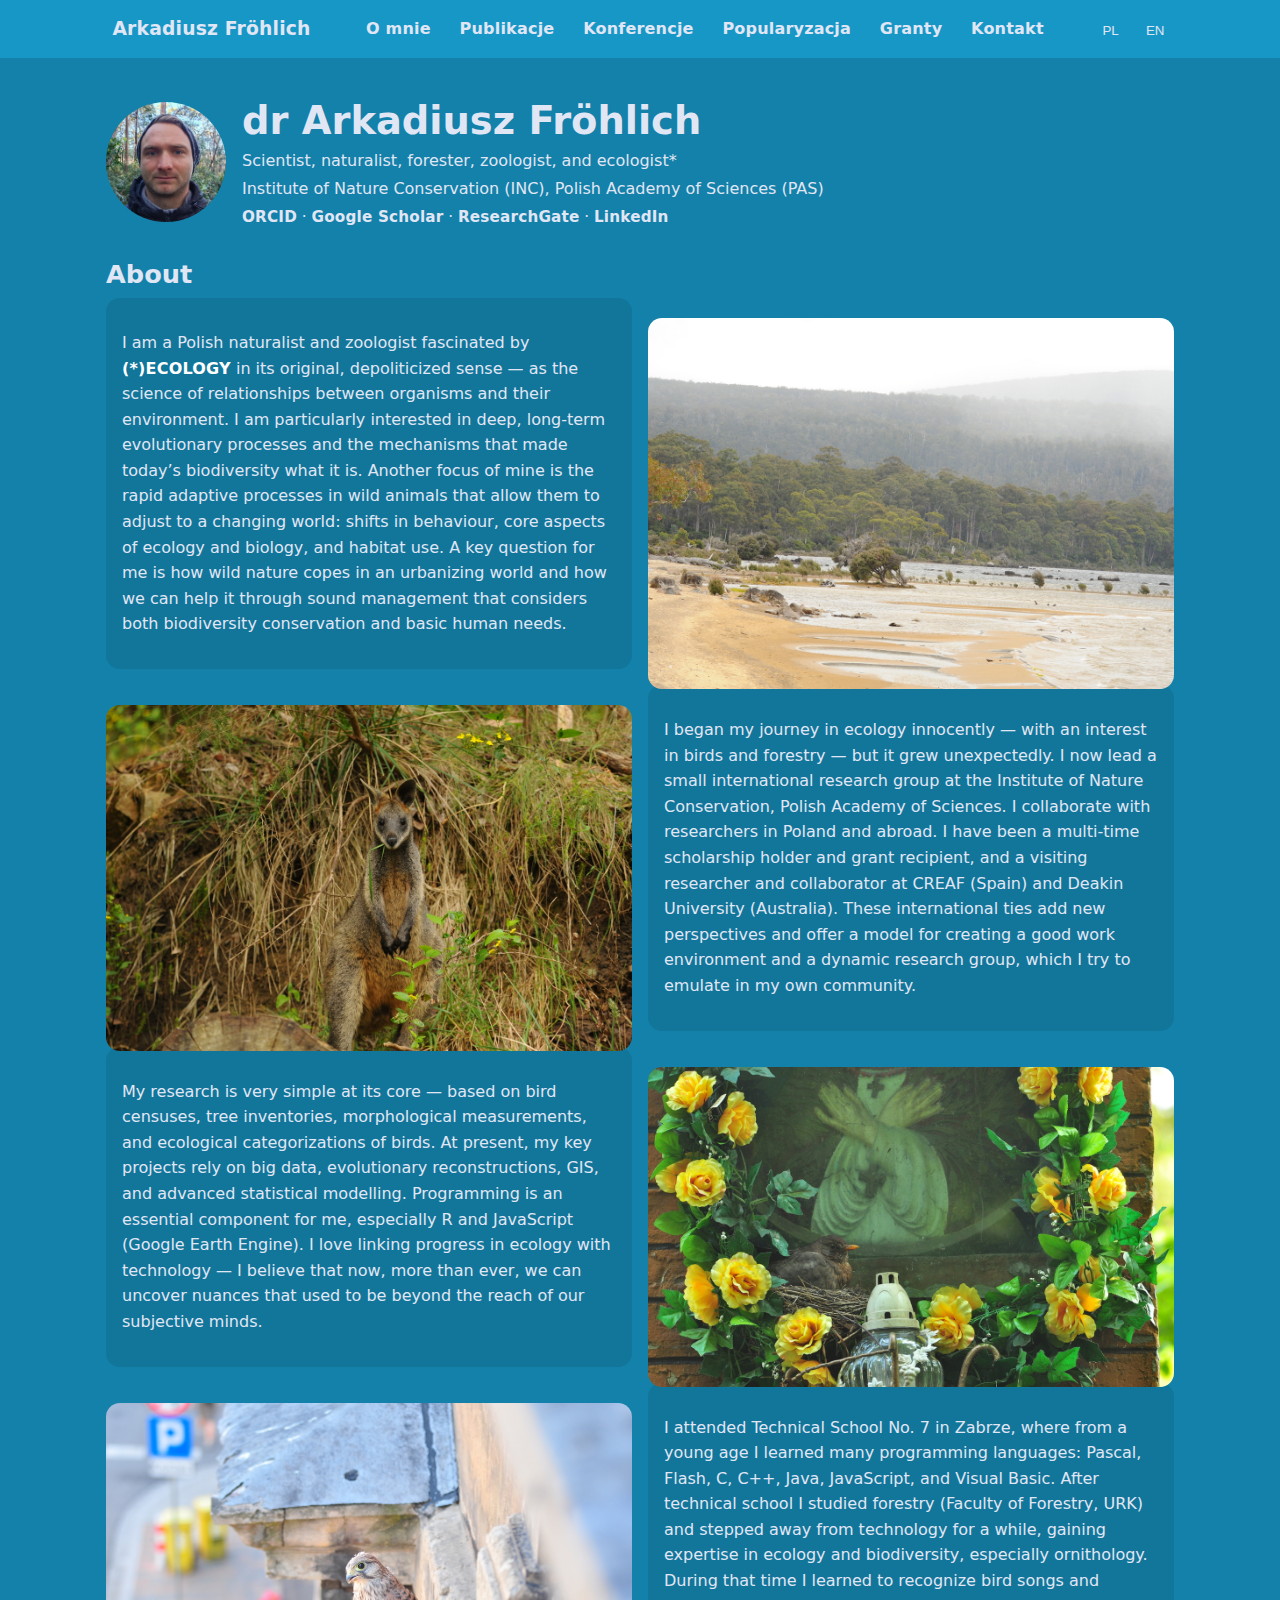
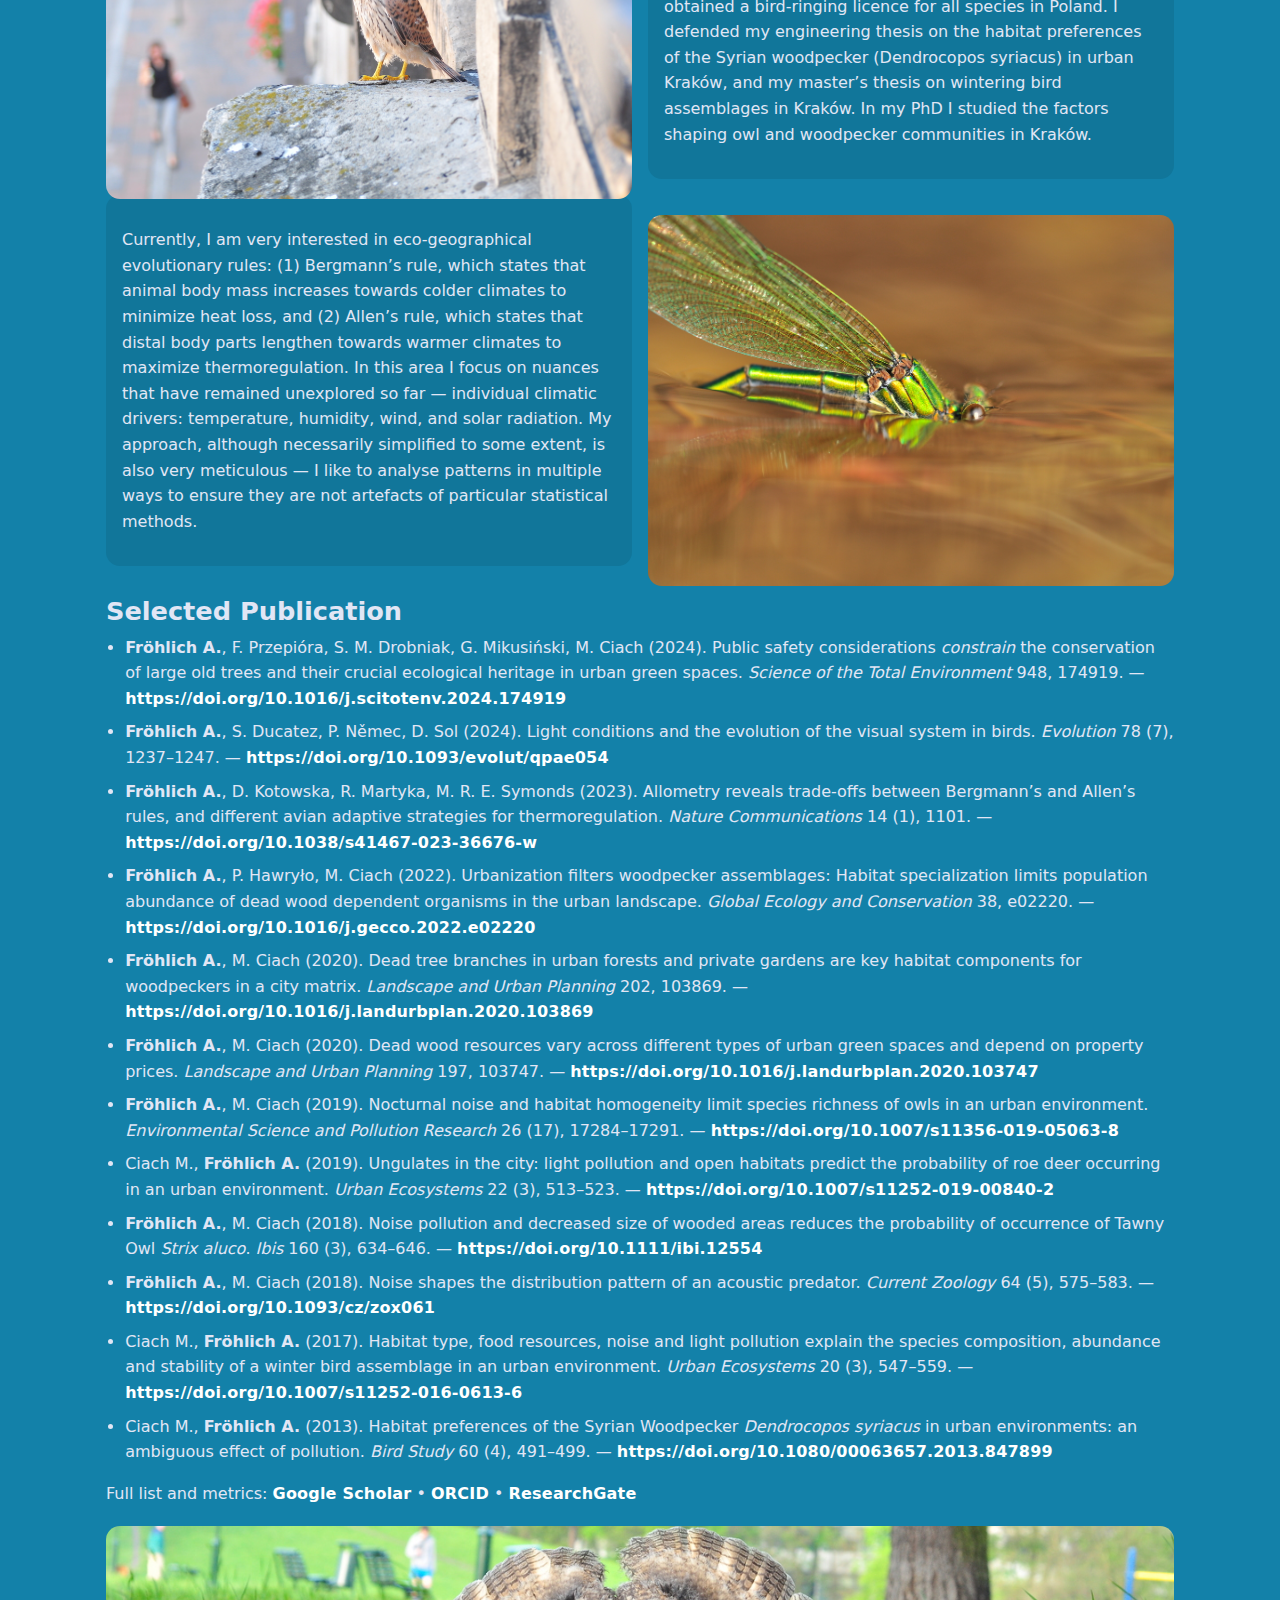
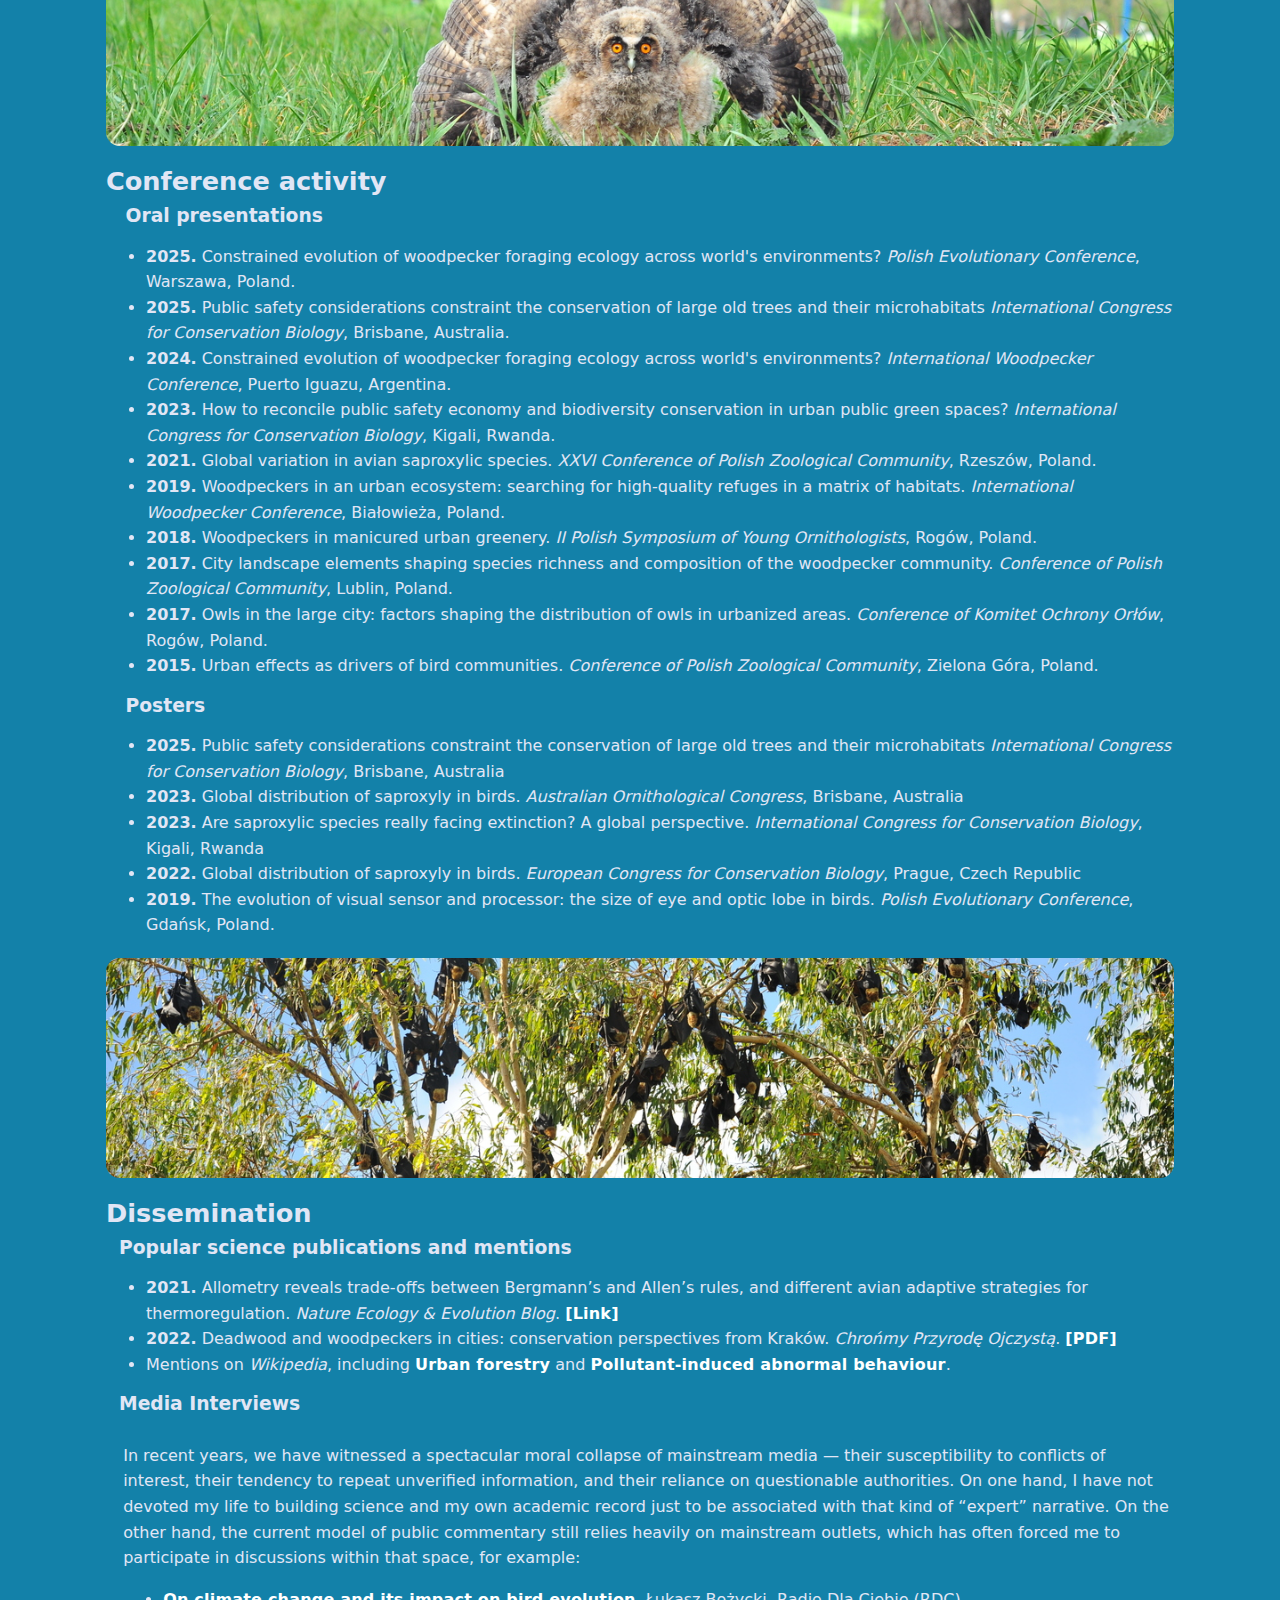
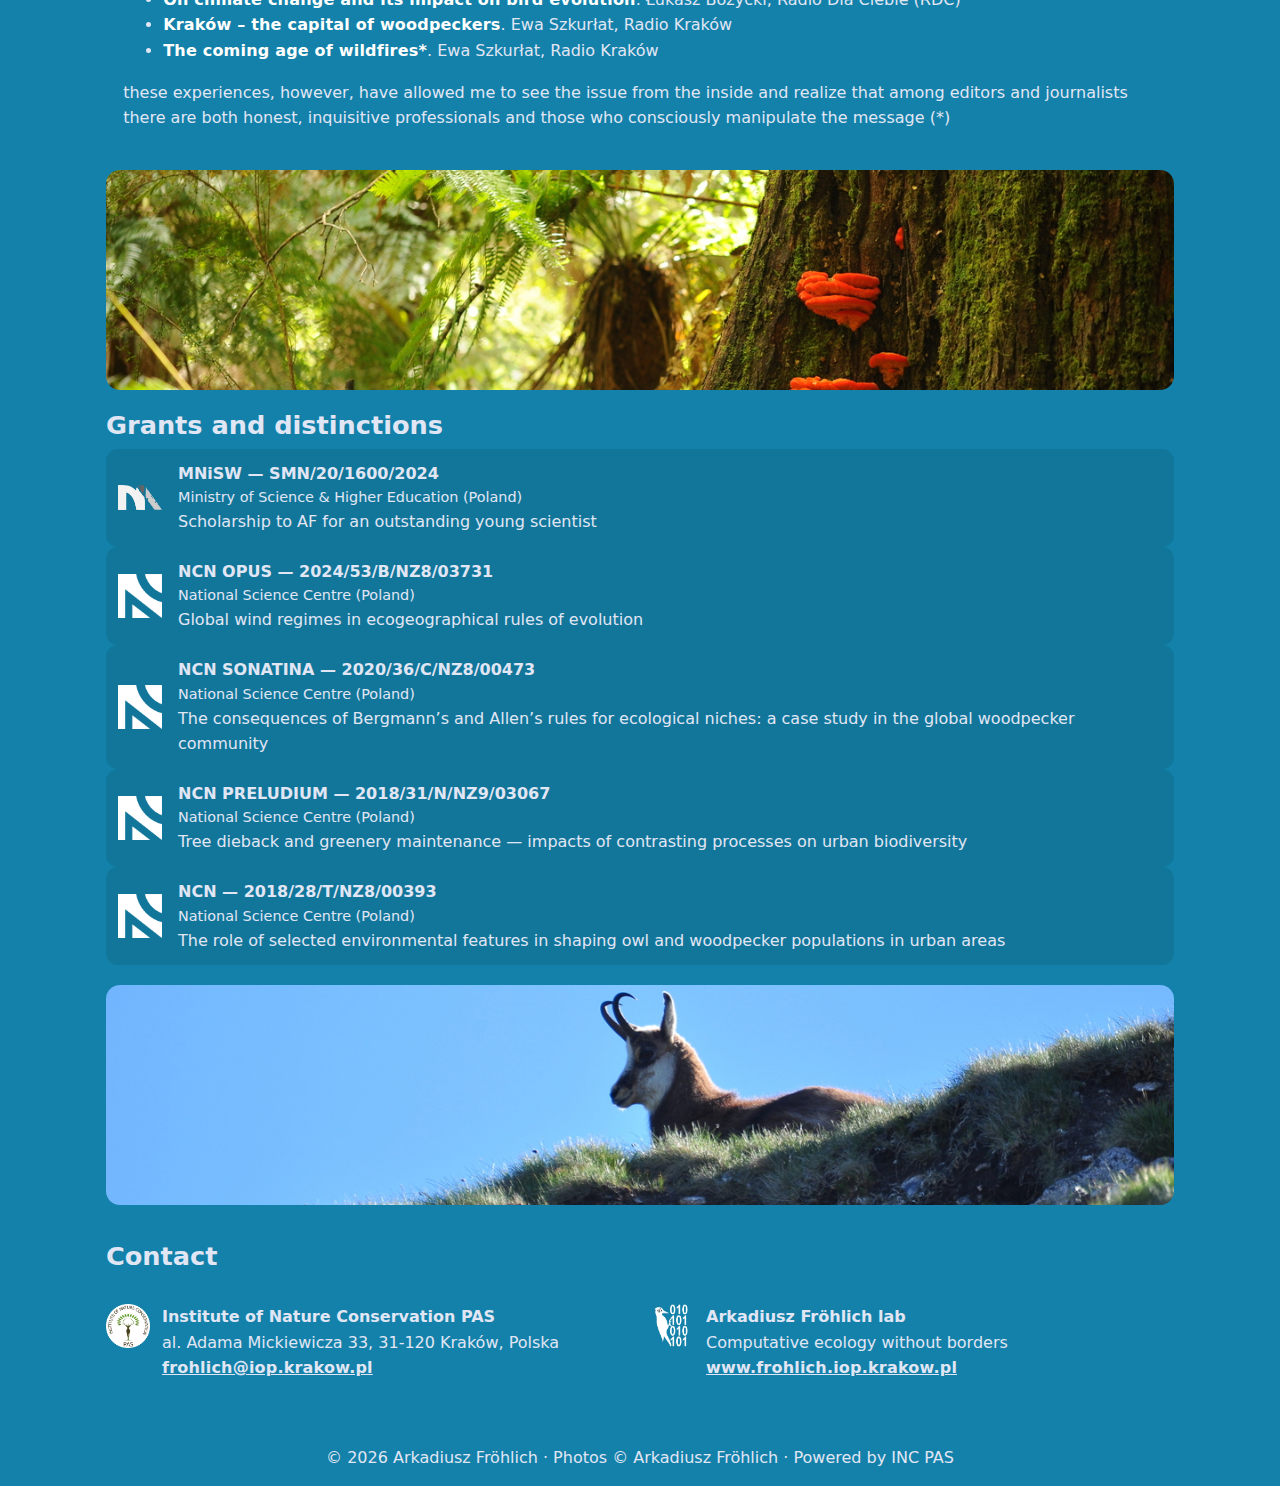
<file: profile/index.html>
<!doctype html>
<html lang="pl">
<head>
  <meta charset="utf-8" />
  <meta name="viewport" content="width=device-width, initial-scale=1" />
  <title>Arkadiusz Fröhlich – Profil</title>
  <meta name="description" content="Wizytówka / Card of Arkadiusz (Arek) Fröhlich" />
  <link rel="stylesheet" href="style.css" />
</head>
<body>
  <a class="skip-link" href="#home">Przejdź do treści</a>

  <!-- TOP BAR -->
  <div class="bar" role="navigation">
    <header>
      <nav aria-label="Primary">
        <a href="#home" class="brand"><h3>Arkadiusz Fröhlich</h3></a>
        <a href="#about">O mnie</a>
        <a href="#publications">Publikacje</a>
        <a href="#conferences">Konferencje</a>
        <a href="#popularyzacja">Popularyzacja</a>
        <a href="#grants">Granty</a>
        <a href="#contact">Kontakt</a>
        <div class="lang-toggle" role="group" aria-label="Wybór języka" style="margin-left:auto">
          <button type="button" data-lang="pl" aria-pressed="true">PL</button>
          <button type="button" data-lang="en" aria-pressed="false">EN</button>
        </div>
      </nav>
    </header>
  </div>

  <!-- MAIN -->
  <main id="home">
    <!-- HERO -->
    <section class="intro">
      <div class="profile-hero">
        <img
          src="../img/ArkadiuszFrohlich.jpg"
          class="profile-avatar"
          alt="Portret Arkadiusza (Arka) Fröhlicha"
          loading="lazy"
          width="320"
          height="320"
        />
        <div>
          <h1>dr Arkadiusz Fröhlich</h1>

          <p class="lead" data-lang="pl">Naukowiec, przyrodnik, leśnik, zoolog i ekolog*</p>
          <p class="lead" data-lang="en" style="display:none">Scientist, naturalist, forester, zoologist, and ecologist*</p>

          <p class="kicker" data-lang="pl">Instytut Ochrony Przyrody (IOP), Polska Akademia Nauk (PAN)</p>
          <p class="kicker" data-lang="en" style="display:none">Institute of Nature Conservation (INC), Polish Academy of Sciences (PAS)</p>

          <div class="social-links">
            <a href="https://orcid.org/0000-0003-0753-6775" target="_blank" rel="noopener">ORCID</a> ·
            <a href="https://scholar.google.pl/citations?user=ScJZN28AAAAJ&hl=en" target="_blank" rel="noopener">Google Scholar</a> ·
            <a href="https://www.researchgate.net/profile/Arkadiusz-Froehlich?ev=hdr_xprf" target="_blank" rel="noopener">ResearchGate</a> ·
            <a href="https://www.linkedin.com/in/arkadiusz-fr%C3%B6hlich-1a91701ba/" target="_blank" rel="noopener">LinkedIn</a>
          </div>
        </div>
      </div>
    </section>

<br>

    <!-- ABOUT -->
    <section id="about" class="about">
      <article data-lang="pl"><h2>O mnie</h2></article>
      <article data-lang="en" style="display:none"><h2>About</h2></article>
      <div id="about-content">Wczytywanie…</div>
      <noscript>Włącz JavaScript, aby zobaczyć treść sekcji „O mnie”.</noscript>
    </section>

 <br>

    <!-- PUBLICATIONS -->
    <section id="publications">
      <article data-lang="pl"><h2>Wybrane Publikacje</h2></article>
      <article data-lang="en" style="display:none"><h2>Selected Publication</h2></article>
      <div id="publications-list">Wczytywanie…</div>
    </section>

    <!-- SEPARATOR -->
    <section class="panel" data-photos="../img/pubs1.jpg,../img/pubs2.jpg,../img/pubs3.jpg" aria-label="Separator publikacje">
      <img alt="" loading="lazy"><img alt="" loading="lazy">
    </section>

    <!-- CONFERENCES -->
    <section id="conferences">
      <article data-lang="pl"><h2>Aktywność konferencyjna</h2></article>
      <article data-lang="en" style="display:none"><h2>Conference activity</h2></article>
      <div id="conferences-list">Wczytywanie…</div>
    </section>

    <!-- SEPARATOR -->
    <section class="panel" data-photos="../img/people1.jpg,../img/people2.jpg,../img/people3.jpg" aria-label="Separator konferencje">
      <img alt="" loading="lazy"><img alt="" loading="lazy">
    </section>

    <!-- OUTREACH -->
    <section id="popularyzacja">
      <article data-lang="pl"><h2>Popularyzacja</h2></article>
      <article data-lang="en" style="display:none"><h2>Dissemination</h2></article>
      <div id="popularyzacja-list">Wczytywanie…</div>
    </section>

    <!-- SEPARATOR -->
    <section class="panel" data-photos="../img/cover1.jpg,../img/cover2.jpg,../img/cover3.jpg" aria-label="Separator popularyzacja">
      <img alt="" loading="lazy"><img alt="" loading="lazy">
    </section>

    <!-- GRANTS -->
    <section id="grants">
      <article data-lang="pl"><h2>Granty i wyróżnienia</h2></article>
      <article data-lang="en" style="display:none"><h2>Grants and distinctions</h2></article>
      <div id="grants-list">Wczytywanie…</div>
    </section>

    <!-- SEPARATOR -->
    <section class="panel" data-photos="../img/funding1.jpg,../img/funding2.jpg,../img/funding3.jpg" aria-label="Separator granty">
      <img alt="" loading="lazy"><img alt="" loading="lazy">
    </section>

    <!-- CONTACT -->
    <section id="contact" class="contact contact-flex">
      <h2 class="contact-title" data-lang="pl">Kontakt</h2>
      <h2 class="contact-title" data-lang="en" style="display:none">Contact</h2>

      <div class="contact-col">
        <img class="contact-logo" src="../img/logo-iop.png" alt="Instytut Ochrony Przyrody PAN" />
        <p class="contact-info">
          <strong data-lang="pl">Instytut Ochrony Przyrody PAN</strong>
          <strong data-lang="en" style="display:none">Institute of Nature Conservation PAS</strong><br>
          al. Adama Mickiewicza 33, 31-120 Kraków, Polska<br>
          <a href="mailto:frohlich@iop.krakow.pl">frohlich@iop.krakow.pl</a>
        </p>
      </div>

      <div class="contact-col">
        <img class="contact-logo" src="../img/logo-frohlichlab.png" alt="Fröhlich Lab" />
        <p class="contact-info">
          <strong>Arkadiusz Fröhlich lab</strong><br>
          Computative ecology without borders<br>
          <a href="../" target="_blank" rel="noopener">www.frohlich.iop.krakow.pl</a>
        </p>
      </div>
    </section>
  </main>

  <footer>
    © <span id="y"></span> Arkadiusz Fröhlich · Photos © Arkadiusz Fröhlich · Powered by INC PAS
  </footer>

  <script>
    // --- LANGUAGE TOGGLE (works for all elements in <main>) ---
    const buttons = document.querySelectorAll('.lang-toggle [data-lang]');

    function setLang(lang){
      // buttons state
      buttons.forEach(b => b.setAttribute('aria-pressed', String(b.dataset.lang === lang)));
      // toggle everything with data-lang in <main>
      document.querySelectorAll('main [data-lang]').forEach(el => {
        el.style.display = (el.dataset.lang === lang) ? '' : 'none';
      });
      try { localStorage.setItem('lang', lang); } catch(e){}
    }

    buttons.forEach(b => b.addEventListener('click', () => setLang(b.dataset.lang)));
    setLang(localStorage.getItem('lang') || 'pl');

    // --- PANELS (random rotation, lazy start when visible) ---
    function initPanels(root = document){
      const prefersReduced = matchMedia('(prefers-reduced-motion: reduce)').matches;
      const panels = root.querySelectorAll('.panel');
      panels.forEach(panel => {
        const list = (panel.dataset.photos || '').split(',').map(s => s.trim()).filter(Boolean);
        if(!list.length) return;
        const imgs = panel.querySelectorAll(':scope > img');
        if(imgs.length < 2) return;

        let a = imgs[0], b = imgs[1];
        let idx = Math.floor(Math.random() * list.length);
        a.src = list[idx]; a.classList.add('show');
        if(list.length > 1) b.src = list[(idx + 1) % list.length];

        function rotate(){
          let nextIndex = idx;
          if(list.length > 1){
            do { nextIndex = Math.floor(Math.random() * list.length); } while(nextIndex === idx);
          }
          const next = list[nextIndex];
          const hidden = a.classList.contains('show') ? b : a;
          const shown  = a.classList.contains('show') ? a : b;
          hidden.onload = () => { hidden.classList.add('show'); shown.classList.remove('show'); hidden.onload = null; };
          if(!hidden.src.endsWith(next)) hidden.src = next; else hidden.onload();
          idx = nextIndex;
        }

        const obs = new IntersectionObserver(es => {
          es.forEach(e => {
            if(e.isIntersecting){
              if(!panel._timer && !prefersReduced) panel._timer = setInterval(rotate, 7000);
            } else {
              if(panel._timer){ clearInterval(panel._timer); panel._timer = null; }
            }
          });
        }, { threshold: 0.2 });
        obs.observe(panel);
      });
    }

    // --- LOAD EXTERNAL PARTIALS ---
    Promise.allSettled([
      fetch("about.html").then(r => r.text()).then(html => {
        document.getElementById("about-content").innerHTML = html;
      }),
      fetch("../publications.html").then(r => r.text()).then(html => {
        document.getElementById("publications-list").innerHTML = html;
      }),
      fetch("conferences.html").then(r => r.text()).then(html => {
        document.getElementById("conferences-list").innerHTML = html;
      }),
      fetch("dissemination.html").then(r => r.text()).then(html => {
        document.getElementById("popularyzacja-list").innerHTML = html;
      }),
      fetch("../fundings.html").then(r => r.text()).then(html => {
        document.getElementById("grants-list").innerHTML = html;
      })
    ]).then(() => {
      initPanels(document.querySelector('main'));
      setLang(localStorage.getItem('lang') || 'pl'); // reapply after injection
    });

    // Panels already in base HTML + year
    document.addEventListener('DOMContentLoaded', () => {
      initPanels();
      const y = document.getElementById('y');
      if (y) y.textContent = new Date().getFullYear();
    });
  </script>
</body>
</html>
</file>
<file: profile/style.css>
:root{
  --bg: #1381a9ff;
  --bg-soft: #1697c6ff;
  --fg: #e1e6f5ff;
  --muted: #e1e6f5ff;
  --acc: var(--bg-soft);
  --card: #11769aff;
  --border: transparent; /* fully invisible */
  --shadow: none;
  --link: #ffffff;
  --link-hover: #f2f7ff;
  --link-visited: #e9f1ff;
}

*{box-sizing:border-box}
html,body{height:100%}
html{scroll-behavior:smooth}

body{
  margin:0;
  font:16px/1.6 system-ui, -apple-system, "Segoe UI Variable Text", "Segoe UI",
        Roboto, Ubuntu, Cantarell, "Noto Sans", Arial;
  background: var(--bg);
  color: var(--fg);
}

/* LINKS */
a{ color: var(--link); text-decoration:none; font-weight:600; letter-spacing:.2px; }
a:visited{ color: var(--link-visited); }
a:hover{ text-decoration:underline; text-underline-offset:3px; text-decoration-thickness:.09em; }
a:focus-visible{ outline:2px solid currentColor; outline-offset:2px; border-radius:4px; }

/* Top bar */
.bar{
  position:sticky; top:0; z-index:50;
  background:var(--bg-soft);
  border-bottom:none;
  box-shadow:none;
}
.bar header{ max-width:1100px; margin:0 auto; padding:.6rem 1rem; }
.bar nav{ display:flex; gap:1rem; align-items:center; flex-wrap:nowrap; overflow-x:auto; white-space:nowrap; -webkit-overflow-scrolling:touch; }
.bar .brand{ margin-right:auto; text-decoration:none; color:var(--fg); display:flex; align-items:center; gap:.5rem; }
.bar .brand h3{ margin:.25rem 0; font-weight:700; letter-spacing:.2px; }
.bar nav a{ color:var(--fg); text-decoration:none; padding:.25rem .4rem; border-radius:.4rem; }
.bar nav a:hover{ text-decoration:underline; background:transparent; }
.bar nav a, .bar .brand, .lang-toggle{ flex:0 0 auto; }

/* Page layout */
main{ max-width:1100px; margin:0 auto; padding:1.25rem 1rem 2rem; }
.intro{ padding:1rem 0 0; }
h1,h2,h3{ line-height:1.2; margin:.25rem 0 .5rem; }
h1{ font-size:clamp(1.6rem, 2.6vw + .6rem, 2.4rem); }
h2{ font-size:clamp(1.2rem, 1.6vw + .6rem, 1.6rem); }
.lead,.kicker{ color:var(--muted); }

/* Cards */
.card{ background:var(--card); border:none; border-radius:14px; padding:1rem; box-shadow:none; }

/* Hero */
.profile-hero{ display:grid; grid-template-columns:auto 1fr; gap:1rem; align-items:center; }
.profile-avatar{ width:120px; height:120px; border-radius:50%; object-fit:cover; border:none; box-shadow:none; }
@media (max-width:700px){
  .profile-hero{ grid-template-columns:1fr; }
  .profile-avatar{ width:96px; height:96px; }
}

/* Tightened hero spacing */
.profile-hero h1 { margin-bottom: 0.25rem; }
.profile-hero .lead { margin-top: 0; margin-bottom: 0.15rem; }
.profile-hero .kicker { margin-top: 0; margin-bottom: 0.15rem; }
.profile-hero .social-links { margin-top: 0.25rem; }

/* Social links */
.social-links {
  margin-top: .5rem;
  font-size: 0.95rem;
  color: var(--fg);
}
.social-links a {
  color: var(--fg);
  text-decoration: none;
  font-weight: 600;
}
.social-links a:hover {
  text-decoration: underline;
  text-underline-offset: 3px;
}
@media (max-width:700px){
  .social-links {
    display: flex;
    flex-wrap: wrap;
    gap: .4rem .6rem;
  }
}

/* Lang toggle */
.lang-toggle{ display:flex; gap:.5rem; margin:.25rem 0 0; }
.lang-toggle button{
  padding:.25rem .6rem; border-radius:.6rem;
  background:var(--bg-soft); color:var(--fg);
  border:none; cursor:pointer;
}
.lang-toggle button[aria-pressed="true"]{
  background:var(--bg-soft); color:var(--fg);
  border:none;
}

/* Panels */
.panel{
  position:relative; margin:1.25rem 0;
  border-radius:14px; overflow:hidden;
  border:none; min-height:220px; box-shadow:none;
}
.panel>img{ position:absolute; inset:0; width:100%; height:100%; object-fit:cover; opacity:0; transition:opacity .6s ease; }
.panel>img.show{ opacity:1; }

/* About section */
.about-grid{ display:grid; gap:1rem; }
.about-row{ display:grid; grid-template-columns:1fr 1fr; gap:1rem; align-items:stretch; }
.about-text{ padding:1rem; border:none; border-radius:14px; }
.about-photo{ position:relative; height:100%; min-height:260px; overflow:hidden; border:none; border-radius:14px; }
.about-photo.panel>img{ height:100%; object-fit:cover; }
.about-row>*{ align-self:stretch; }
@media (max-width:900px){ .about-row{ grid-template-columns:1fr; } }

/* Publications */
#publications ul{ margin:0; padding-left:1.2rem; }
#publications li{ margin:.5rem 0; }
#publications .meta{ color:var(--muted); }

/* Funding */
.funding-grid{ display:grid; grid-template-columns:repeat(auto-fill, minmax(260px,1fr)); gap:1rem; }
.funding{
  display:grid; grid-template-columns:48px 1fr; gap:.75rem;
  padding:.75rem; align-items:center;
  border:none; border-radius:12px; background:var(--card);
  box-shadow:none;
}
.funding img{ width:44px; height:44px; object-fit:contain; filter:none; }
.f-meta{ color:var(--muted); font-size:.9rem; }

/* CONTACT */
#contact{ display:block !important; margin-top:2rem; }
#contact.contact-flex{
  display:grid !important;
  grid-template-columns: repeat(2, minmax(320px, 1fr));
  gap: 1.25rem;
  align-items:start;
}
#contact .contact-title{
  grid-column: 1 / -1;
  margin-bottom:.75rem;
}
#contact .contact-col{
  display:flex !important;
  align-items:flex-start;
  gap:.75rem;
}
#contact .contact-logo{
  width:44px; height:44px;
  flex:0 0 auto;
  border:none;
  border-radius:8px;
  background:transparent;
}
#contact .contact-info{ margin:0; }
#contact .contact-info a{ color:var(--fg); text-decoration:underline; }
@media (max-width:900px){
  #contact.contact-flex{ grid-template-columns:1fr; }
}

/* Footer */
footer{
  text-align:center; color:var(--muted);
  border-top:none; padding:1rem; margin-top:1rem;
}

/* A11y */
.skip-link{ position:absolute; left:-9999px; top:auto; overflow:hidden; }
.skip-link:focus{
  left:1rem; top:1rem; z-index:1000;
  background:#fff; color:#000;
  padding:.5rem .75rem; border-radius:.5rem;
  box-shadow:none;
}
</file>
